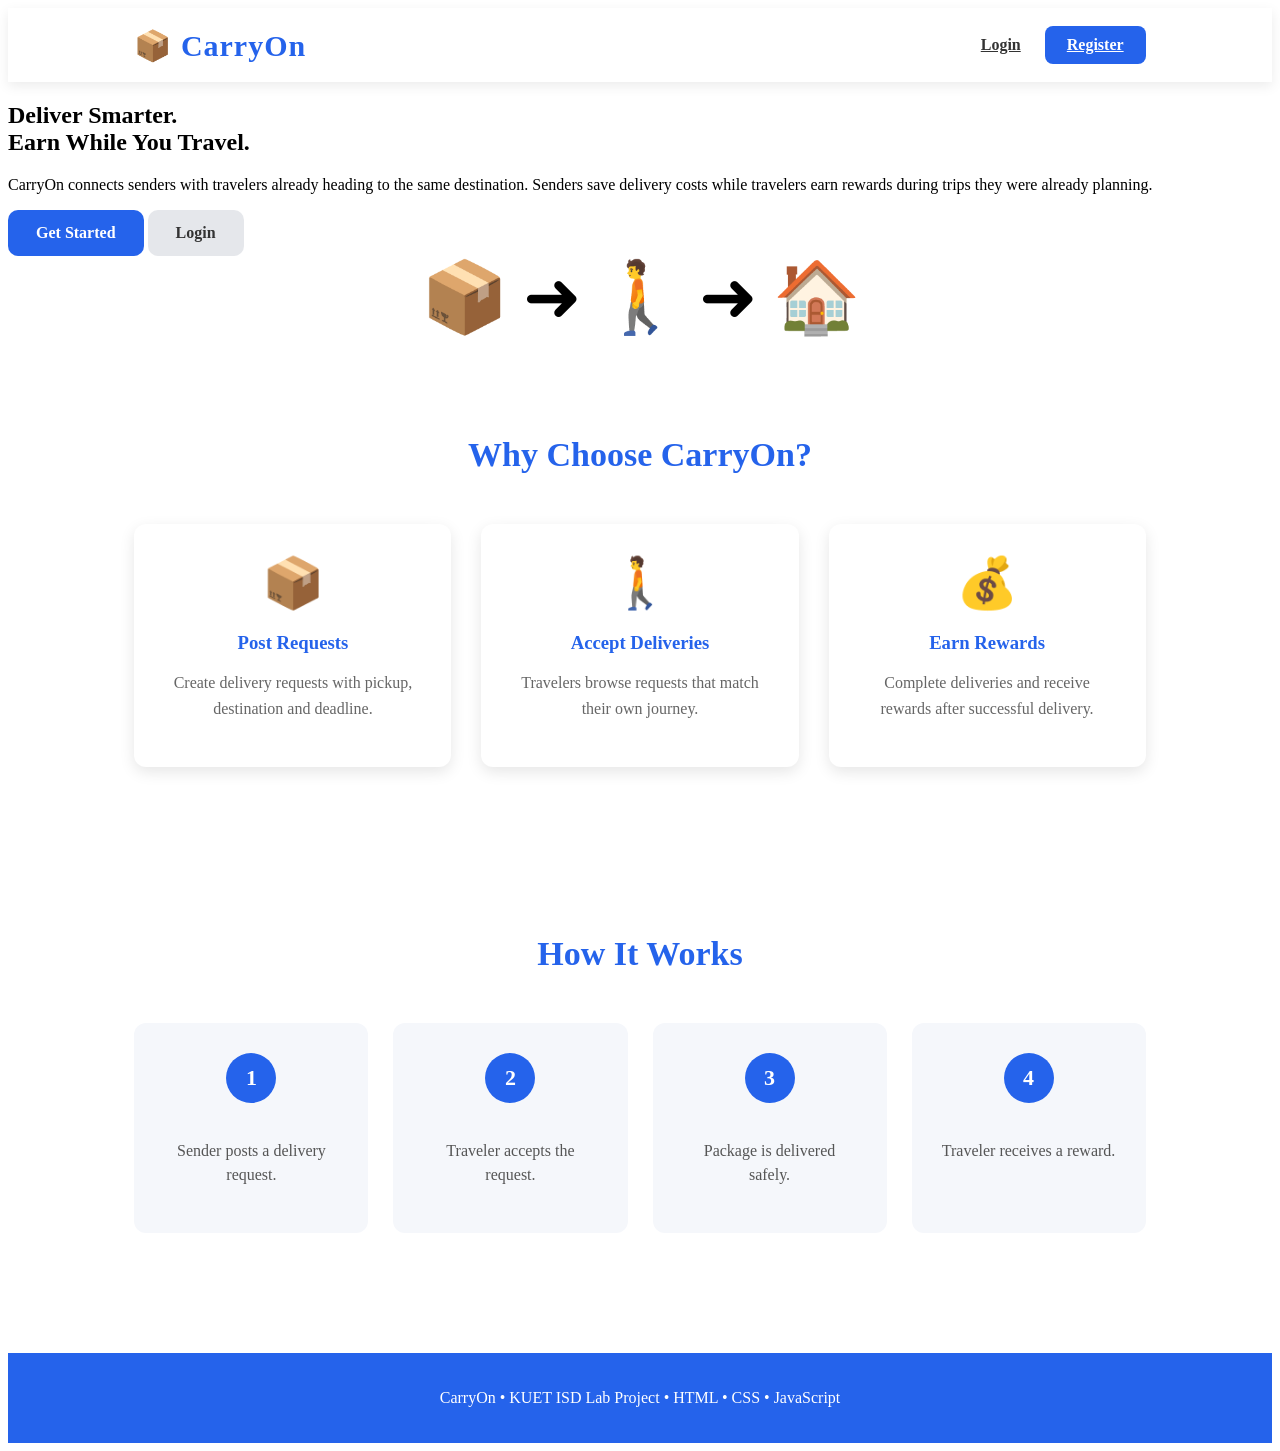
<file: index.html>
<!DOCTYPE html>
<html lang="en">

<head>
    <meta charset="UTF-8">
    <meta name="viewport" content="width=device-width, initial-scale=1.0">
    <title>CarryOn</title>

    <link rel="stylesheet" href="css/style.css">
</head>

<body>

    <nav class="navbar">
        <div class="logo">📦 CarryOn</div>

        <div class="nav-links">
            <a href="login.html">Login</a>
            <a href="register.html" class="nav-btn">Register</a>
        </div>
    </nav>

    <section class="hero">

        <div class="hero-text">

            <h1>Deliver Smarter.<br>Earn While You Travel.</h1>

            <p>
                CarryOn connects senders with travelers already heading to the
                same destination. Senders save delivery costs while travelers
                earn rewards during trips they were already planning.
            </p>

            <div class="hero-buttons">
                <a href="register.html" class="btn primary">Get Started</a>
                <a href="login.html" class="btn secondary">Login</a>
            </div>

        </div>

        <div class="hero-image">

            <div class="animation">

                <span>📦</span>
                <span class="arrow">➜</span>
                <span>🚶</span>
                <span class="arrow">➜</span>
                <span>🏠</span>

            </div>

        </div>

    </section>

    <section class="features">

        <h2>Why Choose CarryOn?</h2>

        <div class="feature-grid">

            <div class="card">
                <div class="icon">📦</div>
                <h3>Post Requests</h3>
                <p>Create delivery requests with pickup, destination and deadline.</p>
            </div>

            <div class="card">
                <div class="icon">🚶</div>
                <h3>Accept Deliveries</h3>
                <p>Travelers browse requests that match their own journey.</p>
            </div>

            <div class="card">
                <div class="icon">💰</div>
                <h3>Earn Rewards</h3>
                <p>Complete deliveries and receive rewards after successful delivery.</p>
            </div>

        </div>

    </section>

    <section class="how-it-works">

        <h2>How It Works</h2>

        <div class="steps">

            <div class="step">
                <span>1</span>
                <p>Sender posts a delivery request.</p>
            </div>

            <div class="step">
                <span>2</span>
                <p>Traveler accepts the request.</p>
            </div>

            <div class="step">
                <span>3</span>
                <p>Package is delivered safely.</p>
            </div>

            <div class="step">
                <span>4</span>
                <p>Traveler receives a reward.</p>
            </div>

        </div>

    </section>

    <footer>
        <p>CarryOn • KUET ISD Lab Project • HTML • CSS • JavaScript</p>
    </footer>

</body>

</html>
</file>
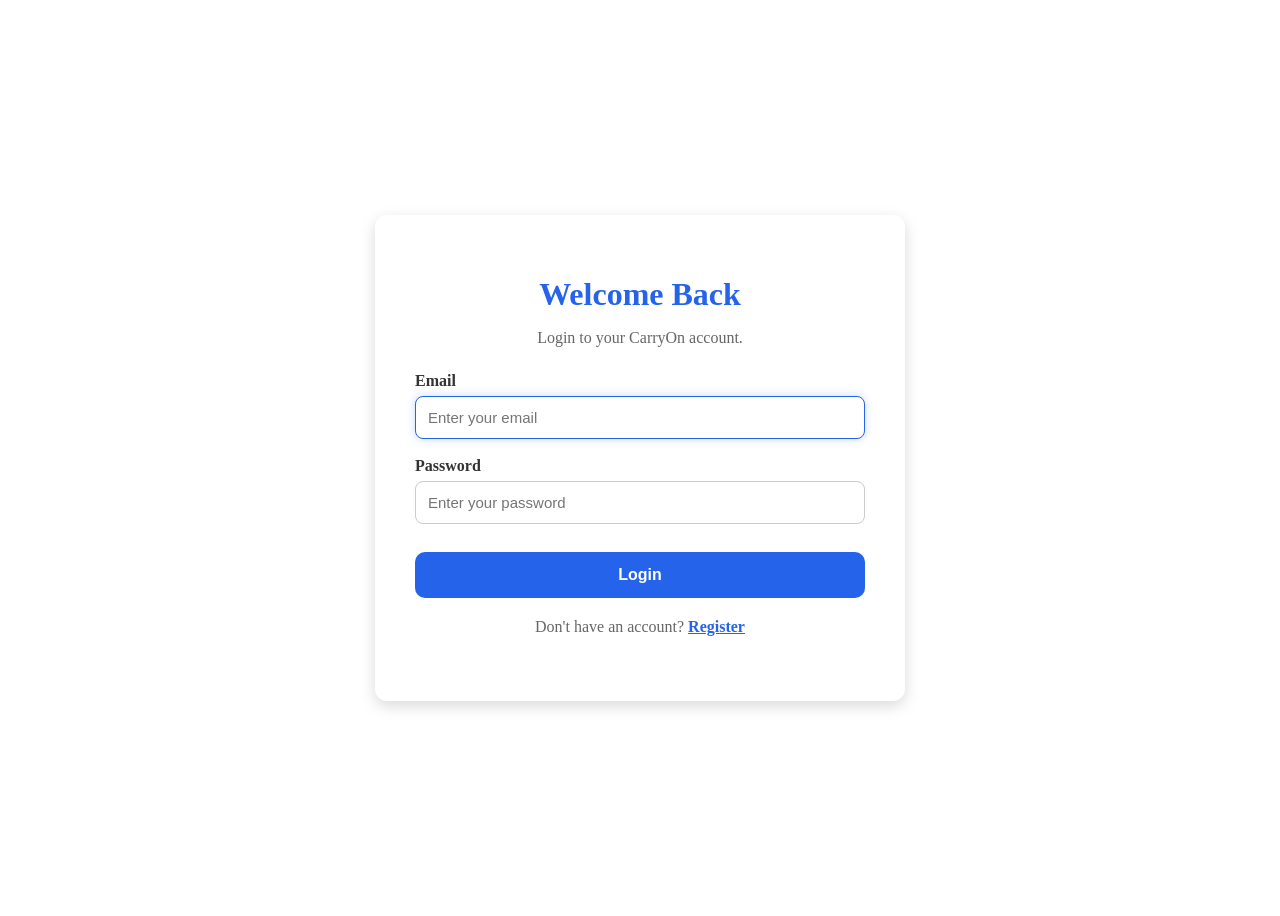
<file: browse-deliveries.html>
<!doctype html>
<html lang="en">
  <head>
    <meta charset="UTF-8" />
    <meta name="viewport" content="width=device-width, initial-scale=1.0" />
    <title>Browse Deliveries - CarryOn</title>

    <link rel="stylesheet" href="css/style.css" />
  </head>

  <body>
    <script src="js/auth.js"></script>

    <!-- Navbar -->
    <div class="navbar">
      <div class="logo">📦 CarryOn</div>
      <div class="nav-links">
        <a href="traveler-dashboard.html">Back to Dashboard</a>
        <button onclick="logout()" class="nav-btn">Logout</button>
      </div>
    </div>

    <!-- Hero Section -->
    <div class="hero">
      <div class="hero-text">
        <h1>Browse Delivery Requests</h1>
        <p>Find packages matching your travel route and earn money</p>
      </div>
    </div>

    <!-- Main Content -->
    <div style="padding: 0 10%; margin-bottom: 80px">
      <!-- Your Route Filter Card -->
      <div
        class="filter-card"
        style="
          margin-bottom: 40px;
          background: linear-gradient(135deg, #2563eb 0%, #1e40af 100%);
          color: white;
          padding: 30px;
          border-radius: 10px;
          box-shadow: 0 4px 12px rgba(37, 99, 235, 0.2);
        "
      >
        <h2 style="color: white; margin-bottom: 20px">✈️ Your Travel Route</h2>
        <div
          style="
            display: grid;
            grid-template-columns: repeat(auto-fit, minmax(200px, 1fr));
            gap: 20px;
          "
        >
          <div>
            <p
              style="
                margin: 0 0 8px 0;
                font-size: 12px;
                opacity: 0.9;
                text-transform: uppercase;
              "
            >
              From
            </p>
            <p
              style="margin: 0; font-size: 18px; font-weight: bold"
              id="travelerDeparture"
            >
              -
            </p>
          </div>
          <div>
            <p
              style="
                margin: 0 0 8px 0;
                font-size: 12px;
                opacity: 0.9;
                text-transform: uppercase;
              "
            >
              To
            </p>
            <p
              style="margin: 0; font-size: 18px; font-weight: bold"
              id="travelerDestination"
            >
              -
            </p>
          </div>
          <div>
            <p
              style="
                margin: 0 0 8px 0;
                font-size: 12px;
                opacity: 0.9;
                text-transform: uppercase;
              "
            >
              Travel Date
            </p>
            <p
              style="margin: 0; font-size: 18px; font-weight: bold"
              id="travelerDate"
            >
              -
            </p>
          </div>
        </div>
      </div>

      <!-- Matching Requests Header -->
      <h2 style="color: #2563eb; margin-bottom: 30px; font-size: 28px">
        📦 Matching Requests
        <span
          id="matchCount"
          style="font-size: 18px; color: #94a3b8; font-weight: normal"
        >
          (0)
        </span>
      </h2>

      <!-- Deliveries List -->
      <div id="deliveriesList"></div>
    </div>

    <script src="js/browse-deliveries.js"></script>
  </body>
</html>
</file>
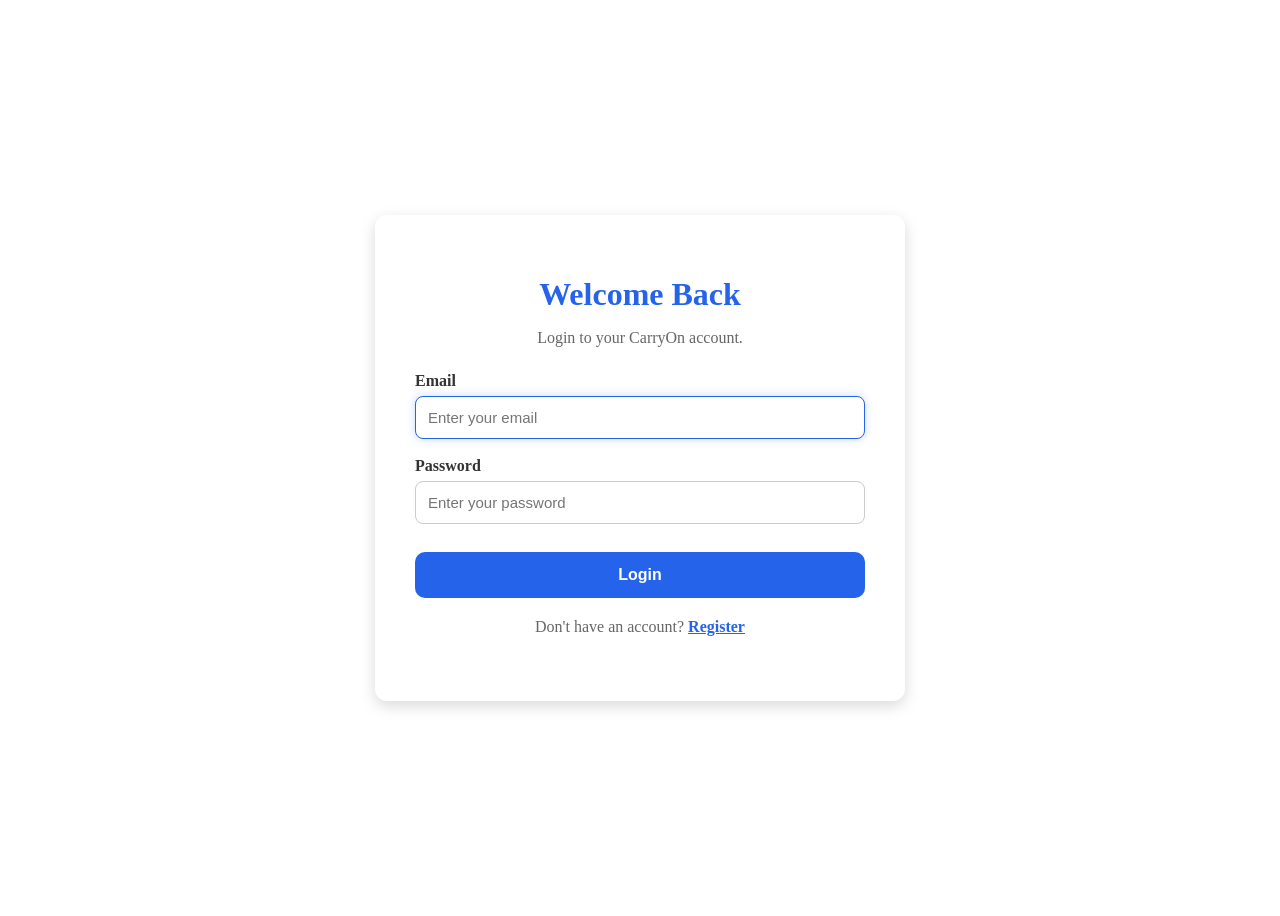
<file: delivery-request.html>
<!DOCTYPE html>
<html lang="en">

<head>
    <meta charset="UTF-8">
    <meta name="viewport" content="width=device-width, initial-scale=1.0">
    <title>Create Delivery Request</title>

    <link rel="stylesheet" href="css/style.css">
</head>

<body>

<script src="js/auth.js"></script>

<div class="container">

    <div class="form-card">

        <h1>Create Delivery Request</h1>

        <p>Fill in the package information below.</p>

        <form id="deliveryForm">

            <div class="form-group">
                <label>Pickup Location</label>
                <input
                    type="text"
                    id="pickup"
                    placeholder="Enter pickup location"
                    required
                >
            </div>

            <div class="form-group">
                <label>Destination</label>
                <input
                    type="text"
                    id="destination"
                    placeholder="Enter destination"
                    required
                >
            </div>

            <div class="form-group">
                <label>Package Size</label>
                <select id="size" required>
                    <option value="">Select Size</option>
                    <option>Small</option>
                    <option>Medium</option>
                    <option>Large</option>
                </select>
            </div>

            <div class="form-group">
                <label>Weight (KG)</label>
                <input
                    type="number"
                    id="weight"
                    placeholder="Enter weight"
                    min="1"
                    required
                >
            </div>

            <button type="submit" class="btn primary">
                Submit Request
            </button>

        </form>

        <br>

        <a href="sender-dashboard.html" class="btn secondary">
            ← Back to Dashboard
        </a>

    </div>

</div>

<script src="js/delivery-request.js"></script>

</body>
</html>
</file>
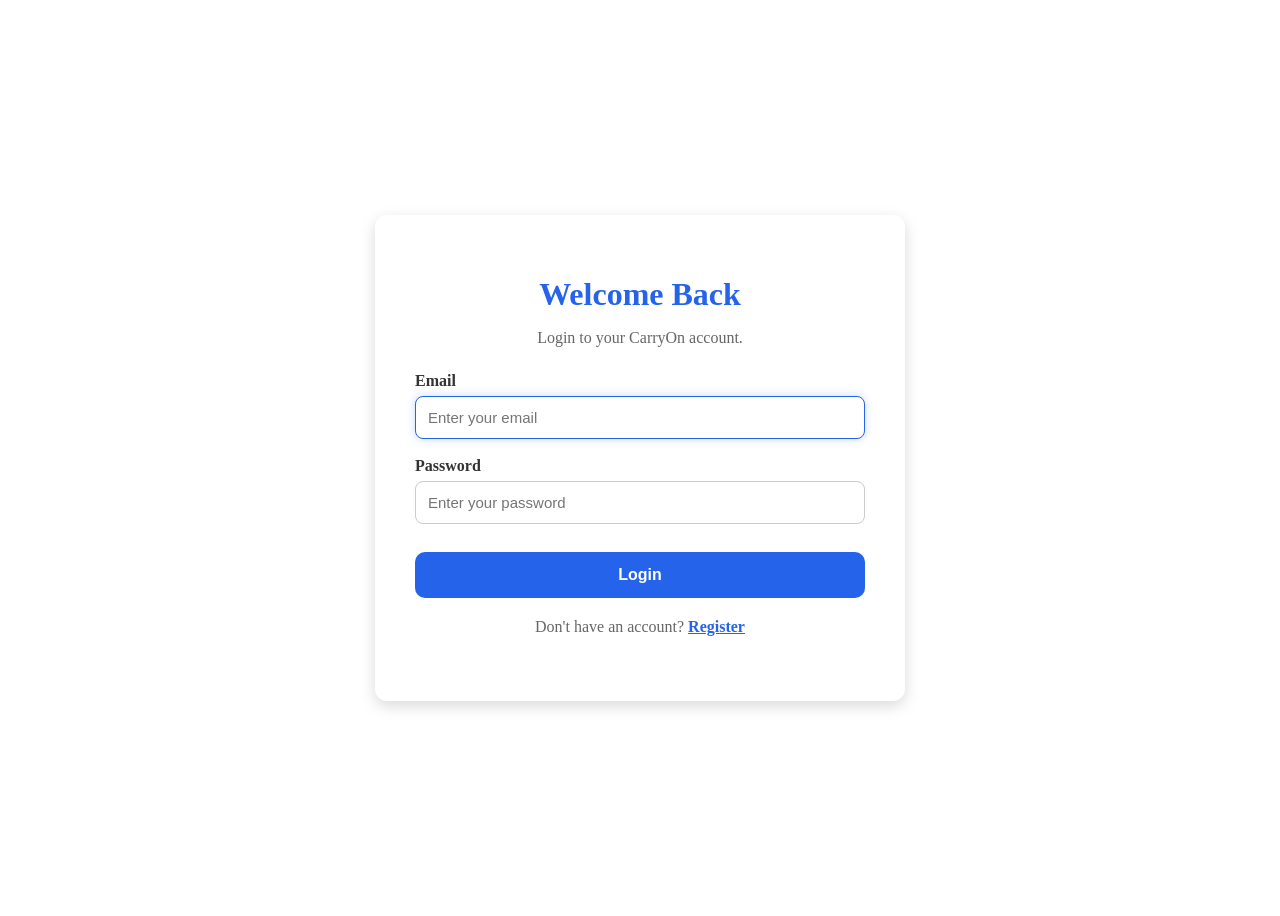
<file: login.html>
<!DOCTYPE html>
<html lang="en">

<head>
    <meta charset="UTF-8">
    <meta name="viewport" content="width=device-width, initial-scale=1.0">
    <title>Login - CarryOn</title>

    <link rel="stylesheet" href="css/style.css">
</head>

<body>

    <div class="container">

        <div class="form-card">

            <h1>Welcome Back</h1>

            <p>Login to your CarryOn account.</p>

            <form id="loginForm">

                <div class="form-group">
                    <label>Email</label>
                    <input type="email" id="email" placeholder="Enter your email">
                </div>

                <div class="form-group">
                    <label>Password</label>
                    <input type="password" id="password" placeholder="Enter your password">
                </div>

                <button type="submit" class="btn primary">
                    Login
                </button>

            </form>

            <p class="login-link">
                Don't have an account?
                <a href="register.html">Register</a>
            </p>

        </div>

    </div>

    <script src="js/login.js"></script>

</body>

</html>
</file>
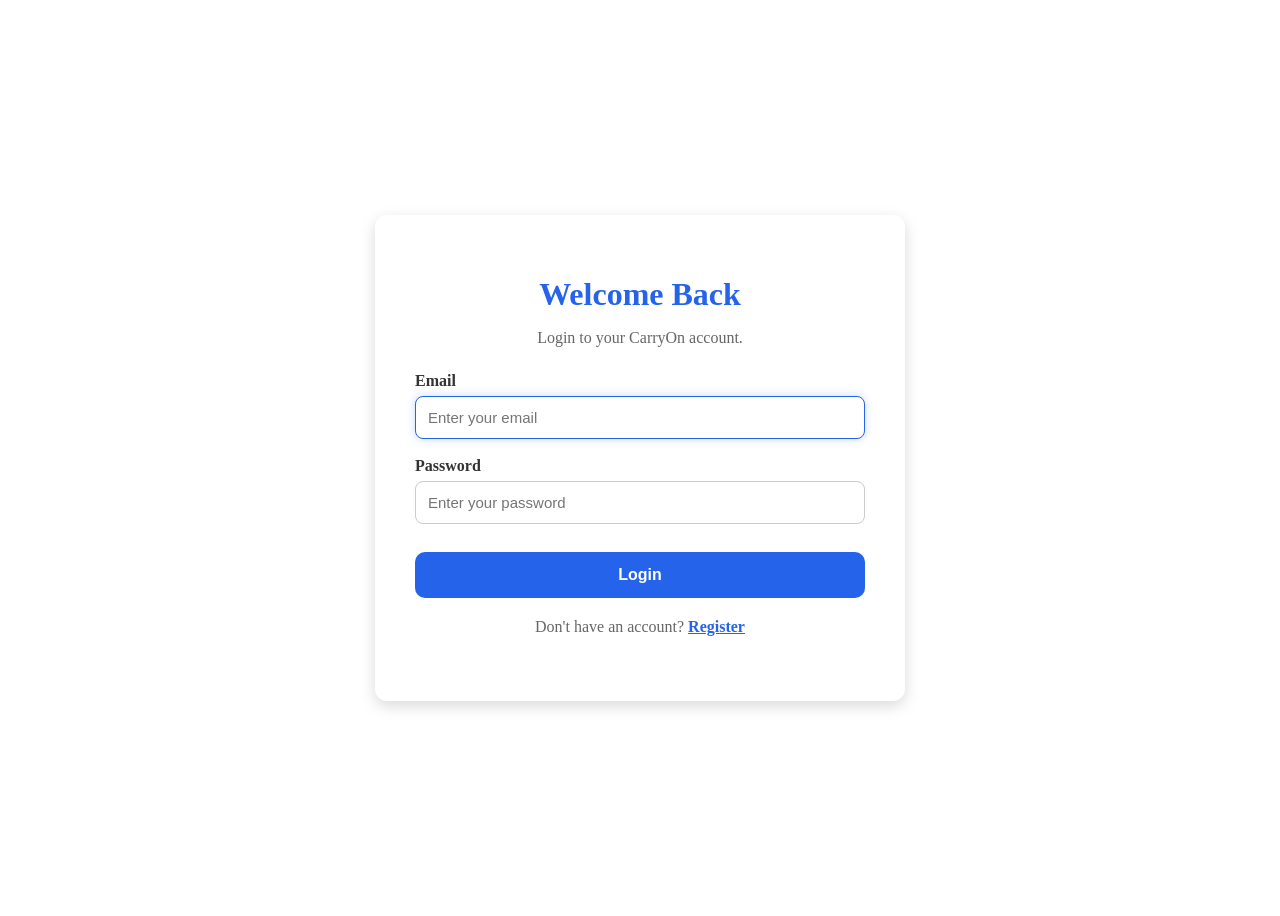
<file: profile.html>
<!DOCTYPE html>
<html lang="en">

<head>
    <meta charset="UTF-8">
    <meta name="viewport" content="width=device-width, initial-scale=1.0">
    <title>My Profile - CarryOn</title>

    <link rel="stylesheet" href="css/style.css">
</head>

<body>

    <script src="js/auth.js"></script>

    <div class="container">

        <div class="form-card">

            <h1>My Profile</h1>

            <p>Manage your account information.</p>

            <form id="profileForm">

                <div class="form-group">
                    <label for="name">Full Name</label>
                    <input type="text" id="name">
                </div>

                <div class="form-group">
                    <label for="email">Email</label>
                    <input type="email" id="email" readonly>
                </div>

                <div class="form-group">
                    <label for="phone">Phone Number</label>
                    <input type="text" id="phone">
                </div>

                <div class="form-group">
                    <label for="role">Role</label>
                    <input type="text" id="role" readonly>
                </div>

                <button type="submit" class="btn primary">
                    Save Changes
                </button>

            </form>

            <br>

            <a href="sender-dashboard.html" id="senderBack" class="btn secondary">
                Back to Dashboard
            </a>

            <a href="traveler-dashboard.html" id="travelerBack" class="btn secondary">
                Back to Dashboard
            </a>

        </div>

    </div>

    <script src="js/profile.js"></script>

</body>

</html>
</file>
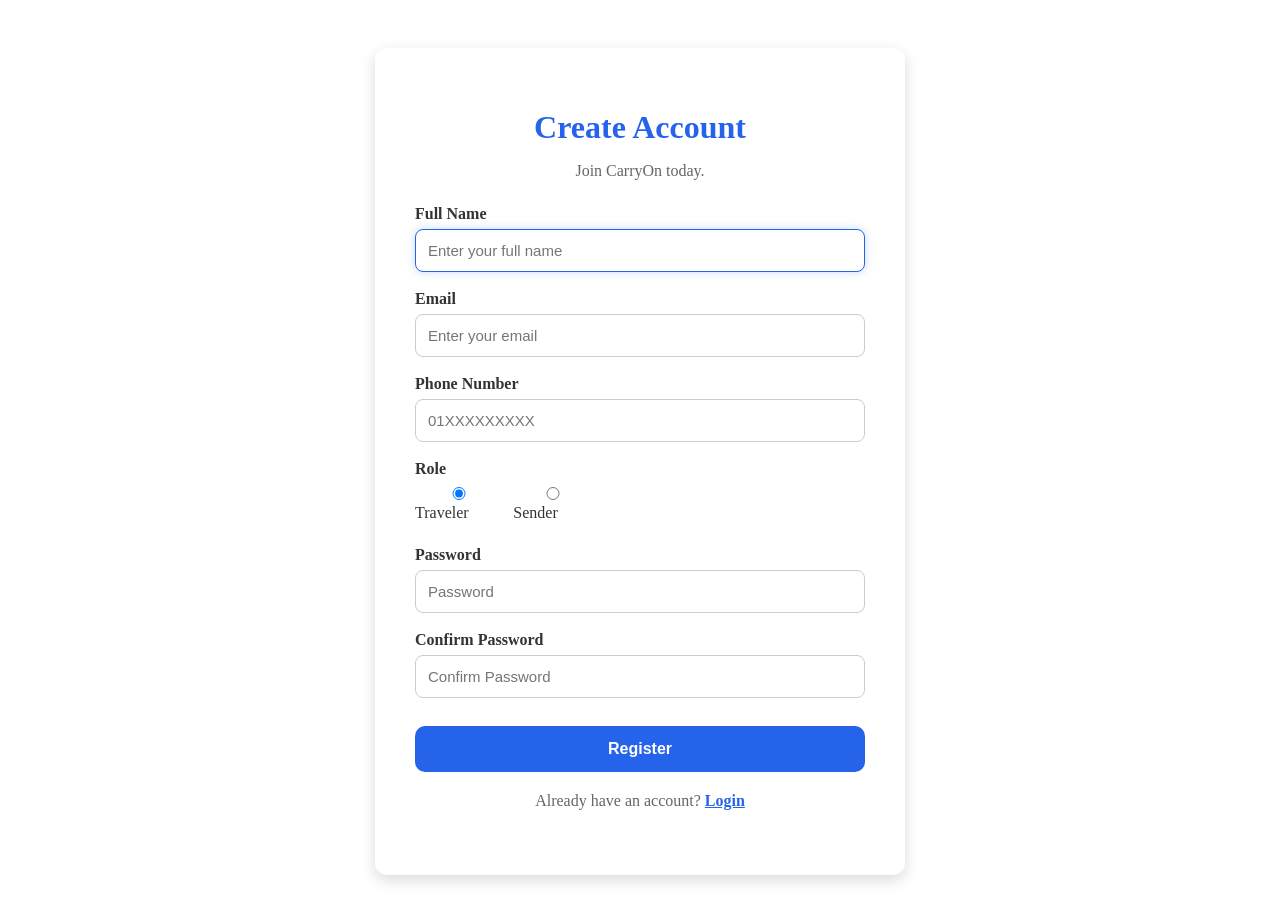
<file: register.html>
<!doctype html>
<html lang="en">
  <head>
    <meta charset="UTF-8" />
    <meta name="viewport" content="width=device-width, initial-scale=1.0" />
    <title>Register - CarryOn</title>

    <link rel="stylesheet" href="css/style.css" />
  </head>

  <body>
    <div class="container">
      <div class="form-card">
        <h1>Create Account</h1>

        <p>Join CarryOn today.</p>

        <form id="registerForm">
          <div class="form-group">
            <label>Full Name</label>
            <input type="text" id="name" placeholder="Enter your full name" />
          </div>

          <div class="form-group">
            <label>Email</label>
            <input type="email" id="email" placeholder="Enter your email" />
          </div>

          <div class="form-group">
            <label>Phone Number</label>
            <input type="text" id="phone" placeholder="01XXXXXXXXX" />
          </div>

          <div class="form-group">
            <label>Role</label>

            <div class="radio-group">
              <label>
                <input type="radio" name="role" value="Traveler" checked />
                Traveler
              </label>

              <label>
                <input type="radio" name="role" value="Sender" />
                Sender
              </label>
            </div>
          </div>

          <div class="form-group">
            <label>Password</label>
            <input type="password" id="password" placeholder="Password" />
          </div>

          <div class="form-group">
            <label>Confirm Password</label>
            <input
              type="password"
              id="confirmPassword"
              placeholder="Confirm Password"
            />
          </div>

          <button type="submit" class="btn primary">Register</button>
        </form>

        <p class="login-link">
          Already have an account?
          <a href="login.html">Login</a>
        </p>
      </div>
    </div>

    <script src="js/register.js"></script>
  </body>
</html>
</file>
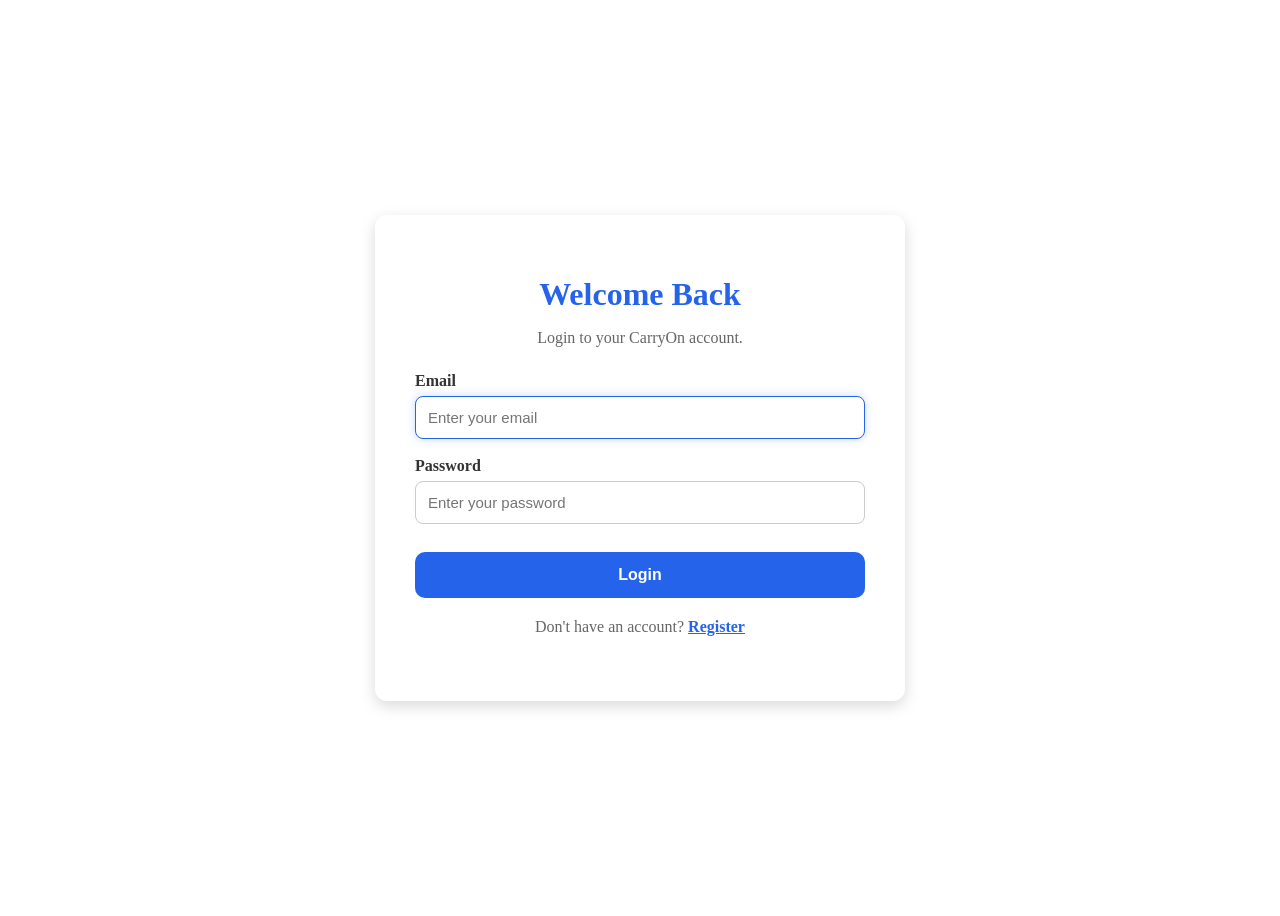
<file: sender-dashboard.html>
<!doctype html>
<html lang="en">
  <head>
    <meta charset="UTF-8" />
    <meta name="viewport" content="width=device-width, initial-scale=1.0" />
    <title>Sender Dashboard - CarryOn</title>

    <link rel="stylesheet" href="css/style.css" />
  </head>

  <body>
    <script src="js/auth.js"></script>

    <!-- Navbar -->
    <div class="navbar">
      <div class="logo">📦 CarryOn</div>
      <div class="nav-links">
        <a href="profile.html">My Profile</a>
        <button onclick="logout()" class="nav-btn">Logout</button>
      </div>
    </div>

    <!-- Hero Section -->
    <div class="hero">
      <div class="hero-text">
        <h1>Sender Dashboard</h1>
        <p id="welcome"></p>
        <div class="hero-buttons">
          <a href="delivery-request.html" class="btn primary">
            📦 Create Delivery Request
          </a>
        </div>
      </div>
    </div>

    <!-- Main Content -->
    <div style="padding: 0 10%; margin-bottom: 80px">
      <!-- Notifications Section -->
      <h2 style="color: #2563eb; margin-bottom: 30px; font-size: 28px">
        🔔 Notifications
      </h2>
      <div id="notificationsList"></div>

      <!-- Match Travelers Section -->
      <h2
        style="
          color: #2563eb;
          margin-bottom: 30px;
          font-size: 28px;
          margin-top: 60px;
        "
      >
        🤝 Match Travelers
      </h2>
      <div id="matchTravelersSection"></div>

      <h2
        style="
          color: #2563eb;
          margin-bottom: 30px;
          font-size: 28px;
          margin-top: 60px;
        "
      >
        📋 Your Delivery Requests
      </h2>
      <div id="requestsList"></div>
    </div>

    <!-- Modal for Matching Travelers -->
    <div id="matchModal" style="display: none; position: fixed; top: 0; left: 0; width: 100%; height: 100%; background: rgba(0, 0, 0, 0.6); z-index: 1000; align-items: center; justify-content: center;">
      <div style="background: white; padding: 30px; border-radius: 10px; max-width: 600px; width: 90%; max-height: 80vh; overflow-y: auto;">
        <div style="display: flex; justify-content: space-between; align-items: center; margin-bottom: 20px;">
          <h2 style="margin: 0; color: #2563eb;">🤝 Available Travelers</h2>
          <button onclick="closeMatchModal()" style="background: none; border: none; font-size: 24px; cursor: pointer;">✕</button>
        </div>
        <p id="matchModalDeliveryInfo" style="margin-bottom: 20px; color: #666;"></p>
        <div id="matchModalTravelersList"></div>
      </div>
    </div>

    <script src="js/sender-dashboard.js"></script>
  </body>
</html>
</file>
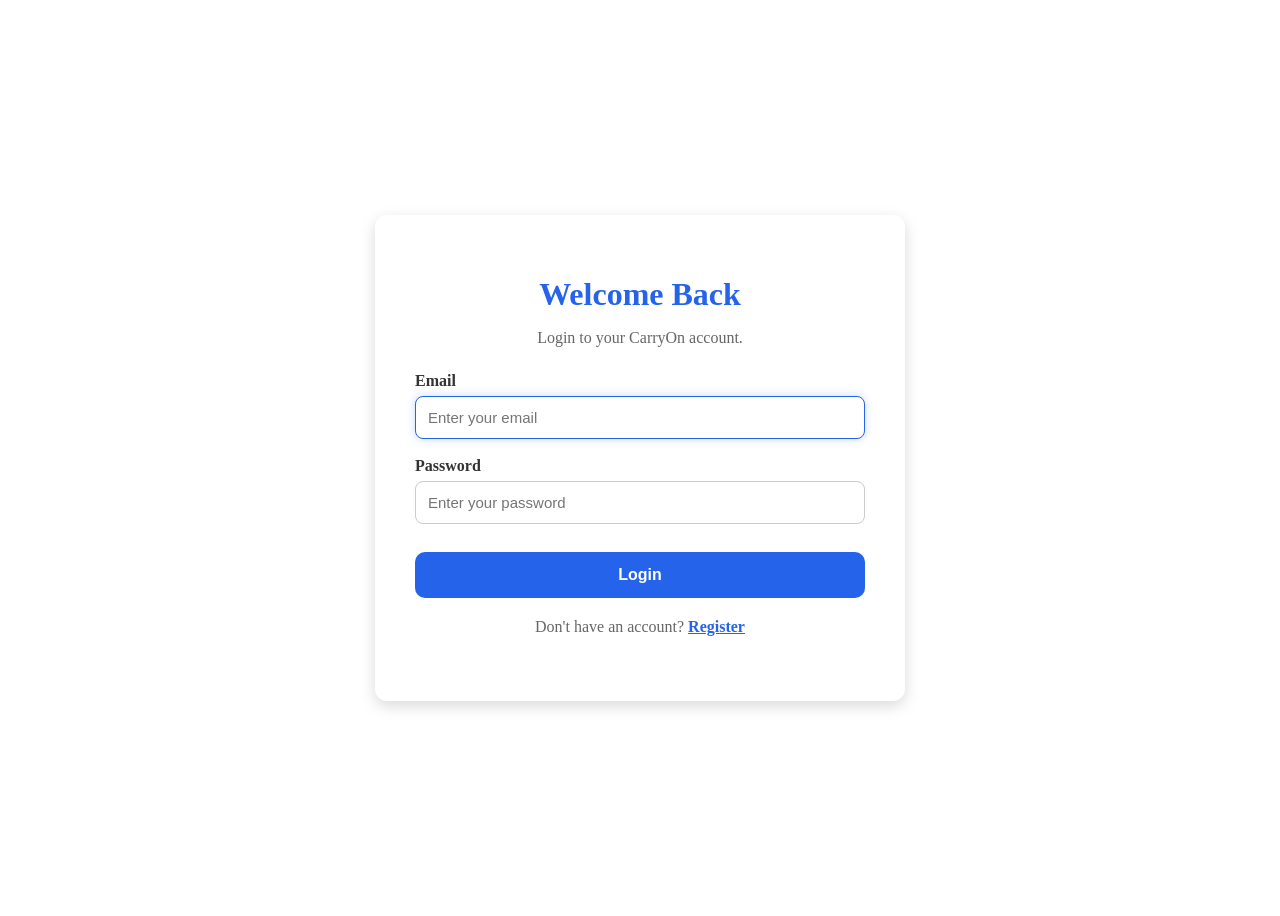
<file: travel-schedule.html>
<!DOCTYPE html>
<html lang="en">

<head>
    <meta charset="UTF-8">
    <meta name="viewport" content="width=device-width, initial-scale=1.0">
    <title>Post Travel Schedule - CarryOn</title>

    <link rel="stylesheet" href="css/style.css">
</head>

<body>

    <script src="js/auth.js"></script>

    <div class="container">

        <div class="form-card">

            <h1>Post Travel Schedule</h1>

            <p>Share your travel plans so senders can request deliveries.</p>

            <form id="scheduleForm" novalidate>

                <div class="form-group">
                    <label for="departure">Departure City</label>
                    <input
                        type="text"
                        id="departure"
                        placeholder="Enter departure city"
                    >
                </div>

                <div class="form-group">
                    <label for="destination">Destination City</label>
                    <input
                        type="text"
                        id="destination"
                        placeholder="Enter destination city"
                    >
                </div>

                <div class="form-group">
                    <label for="travelDate">Travel Date</label>
                    <input
                        type="date"
                        id="travelDate"
                    >
                </div>

                <div class="form-group">
                    <label for="capacity">Available Package Capacity (KG)</label>
                    <input
                        type="number"
                        id="capacity"
                        placeholder="Example: 10"
                    >
                </div>

                <button type="submit" class="btn primary">
                    Publish Trip
                </button>

            </form>

            <br>

            <a href="traveler-dashboard.html" class="btn secondary">
                ← Back to Dashboard
            </a>

        </div>

    </div>

    <script src="js/travel-schedule.js"></script>

</body>

</html>
</file>
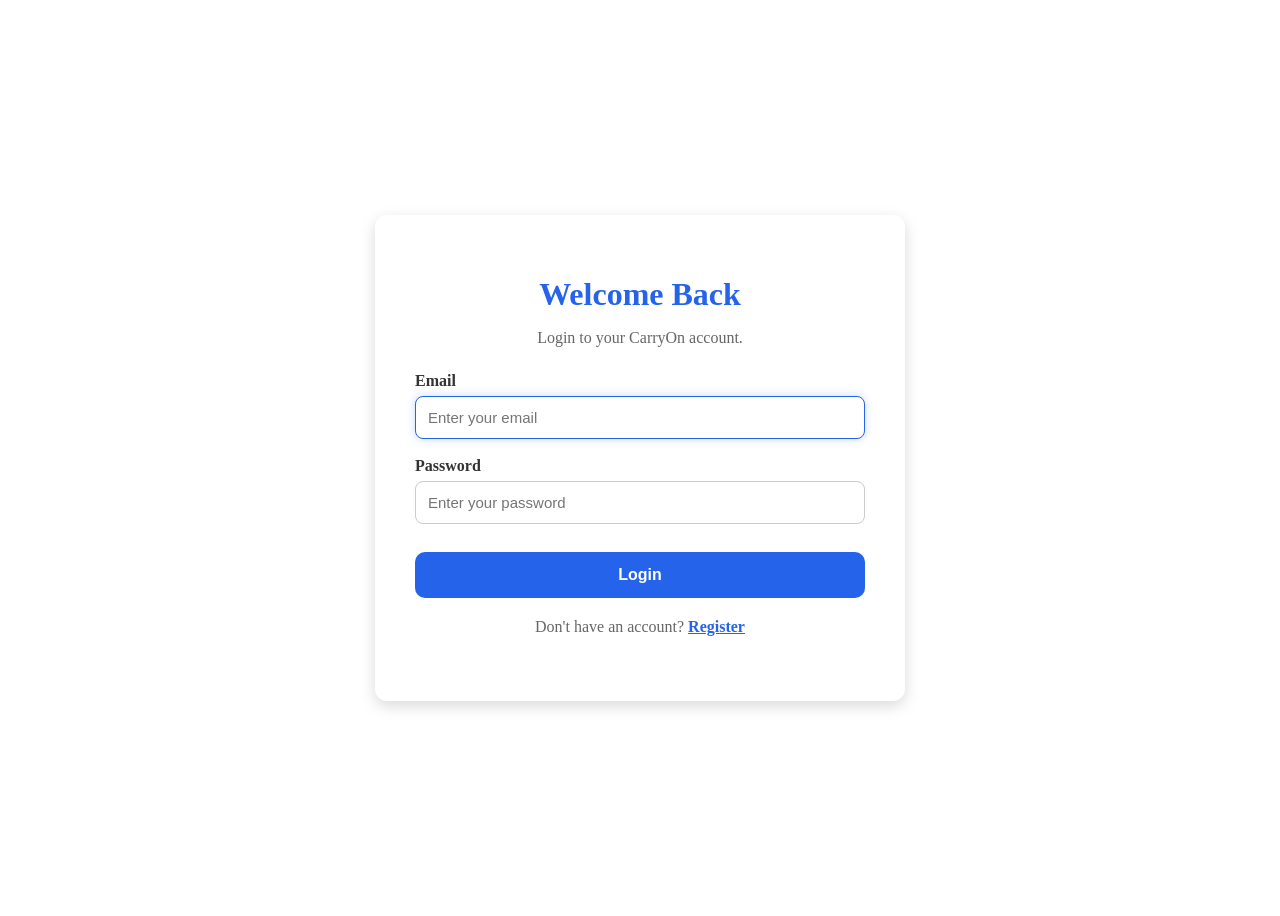
<file: traveler-dashboard.html>
<!doctype html>
<html lang="en">
  <head>
    <meta charset="UTF-8" />
    <meta name="viewport" content="width=device-width, initial-scale=1.0" />
    <title>Traveler Dashboard</title>

    <link rel="stylesheet" href="css/style.css" />
  </head>

  <body>
    <script src="js/auth.js"></script>

    <!-- Navbar -->
    <div class="navbar">
      <div class="logo">✈️ CarryOn</div>
      <div class="nav-links">
        <a href="profile.html">My Profile</a>
        <button onclick="logout()" class="nav-btn">Logout</button>
      </div>
    </div>

    <!-- Hero Section -->
    <div class="hero">
      <div class="hero-text">
        <h1>Traveler Dashboard</h1>
        <p id="welcome"></p>
        <div class="hero-buttons">
          <a href="travel-schedule.html" class="btn primary">
            🗺️ Post Travel Schedule
          </a>
          <a href="browse-deliveries.html" class="btn primary">
            📦 Browse Deliveries
          </a>
        </div>
      </div>
    </div>

    <!-- Main Content -->
    <div style="padding: 0 10%; margin-bottom: 80px">
      <h2 style="color: #2563eb; margin-bottom: 30px; font-size: 28px">
        � Your Accepted Deliveries
      </h2>
      <div id="acceptedDeliveriesList"></div>

      <h2
        style="
          color: #2563eb;
          margin-bottom: 30px;
          font-size: 28px;
          margin-top: 60px;
        "
      >
        �🗺️ My Travel Schedules
      </h2>
      <div id="scheduleList"></div>
    </div>

    <script>
      if (!loggedInUser) {
        window.location.href = "login.html";
      }

      if (loggedInUser.role !== "Traveler") {
        alert("Access Denied");
        window.location.href = "login.html";
      }

      document.getElementById("welcome").innerHTML =
        "Welcome, <b>" + loggedInUser.name + "</b>! Ready to travel and earn?";
    </script>

    <script src="js/traveler-dashboard.js"></script>
  </body>
</html>
</file>
<file: css/style.css>
.schedule-card {

    background: #ffffff;

    padding: 24px;

    margin-top: 20px;

    border-radius: 12px;

    border-left: 5px solid #2563eb;

    box-shadow: 0 4px 12px rgba(0, 0, 0, 0.12);

    transition: transform 0.25s ease, box-shadow 0.25s ease;

}

.schedule-card:hover {

    transform: translateY(-3px);

    box-shadow: 0 8px 20px rgba(0, 0, 0, 0.18);

}

.schedule-card h3 {

    color: #2563eb;

    margin-bottom: 12px;

    font-size: 22px;

}

.schedule-card p {

    margin: 8px 0;

    color: #444;

    line-height: 1.5;

}
.form-card{

    max-width:500px;

    margin:40px auto;

    padding:30px;

    background:#ffffff;

    border-radius:14px;

    box-shadow:0 8px 20px rgba(0,0,0,.12);

}

.form-group{

    margin-bottom:20px;

}

.form-group label{

    display:block;

    margin-bottom:8px;

    font-weight:600;

    color:#333;

}

.form-group input,

.form-group select{

    width:100%;

    padding:12px;

    border:1px solid #ccc;

    border-radius:8px;

    font-size:16px;

    box-sizing:border-box;

    transition:all .3s ease;

}

.form-group input:focus,

.form-group select:focus{

    border-color:#2563eb;

    outline:none;

    box-shadow:0 0 8px rgba(37,99,235,.25);

}
.btn{

    display:inline-block;

    text-decoration:none;

    cursor:pointer;

    padding:14px 28px;

    border:none;

    border-radius:10px;

    font-size:16px;

    font-weight:600;

    transition:all .3s ease;

}

.btn:hover{

    transform:translateY(-2px);

    box-shadow:0 8px 18px rgba(0,0,0,.15);

}

.btn:active{

    transform:scale(.98);

}

.primary{

    background:#2563EB;

    color:white;

}

.primary:hover{

    background:#1D4ED8;

}

.secondary{

    background:#E5E7EB;

    color:#333;

}

.secondary:hover{

    background:#D1D5DB;

}


.navbar{

    display:flex;
    justify-content:space-between;
    align-items:center;

    padding:18px 10%;

    background:#ffffff;

    position:sticky;
    top:0;
    z-index:1000;

    box-shadow:0 4px 12px rgba(0,0,0,.08);

    transition:all .3s ease;

}

.logo{

    font-size:30px;

    font-weight:700;

    color:#2563EB;

    letter-spacing:1px;

}

.nav-links{

    display:flex;

    gap:24px;

    align-items:center;

}

.nav-links a{

    color:#333;

    font-weight:600;

    transition:color .3s ease;

}

.nav-links a:hover{

    color:#2563EB;

}

.nav-btn{

    background:#2563EB;

    color:white !important;

    padding:10px 22px;

    border-radius:8px;

    font-weight:600;

    transition:all .3s ease;

}

.nav-btn:hover{

    background:#1D4ED8;

    transform:translateY(-2px);

    box-shadow:0 6px 15px rgba(37,99,235,.30);

}

.hero-image{

    flex:1;

    display:flex;

    justify-content:center;

}

.animation{

    font-size:70px;

    display:flex;

    align-items:center;

    gap:15px;

}

.arrow{

    animation:move 1s infinite alternate;

}

@keyframes move{

    from{

        transform:translateX(0);

    }

    to{

        transform:translateX(12px);

    }

}

.features{

    padding:70px 10%;

    text-align:center;

}

.features h2{

    font-size:34px;

    color:#2563EB;

    margin-bottom:50px;

}

.feature-grid{

    display:grid;

    grid-template-columns:repeat(auto-fit,minmax(250px,1fr));

    gap:30px;

}

.card{

    background:white;

    padding:30px;

    border-radius:12px;

    box-shadow:0 5px 15px rgba(0,0,0,.1);

    transition:.3s;

}

.card:hover{

    transform:translateY(-5px);

}

.icon{

    font-size:50px;

    margin-bottom:20px;

}

.card h3{

    margin-bottom:15px;

    color:#2563EB;

}

.card p{

    line-height:1.6;

    color:#666;

}

.how-it-works{

    padding:70px 10%;

    background:white;

    text-align:center;

}

.how-it-works h2{

    color:#2563EB;

    margin-bottom:50px;

    font-size:34px;

}

.steps{

    display:grid;

    grid-template-columns:repeat(auto-fit,minmax(180px,1fr));

    gap:25px;

}

.step{

    background:#f5f7fb;

    border-radius:12px;

    padding:30px;

}

.step span{

    display:inline-flex;

    justify-content:center;

    align-items:center;

    width:50px;

    height:50px;

    background:#2563EB;

    color:white;

    border-radius:50%;

    font-size:22px;

    font-weight:bold;

    margin-bottom:20px;

}

.step p{

    color:#555;

    line-height:1.5;

}

footer{

    background:#2563EB;

    color:white;

    text-align:center;

    padding:20px;

    margin-top:50px;

}

/* ---------- Registration Page ---------- */

.container{

    display:flex;

    justify-content:center;

    align-items:center;

    min-height:100vh;

}

.form-card{

    background:white;

    width:450px;

    padding:40px;

    border-radius:12px;

    box-shadow:0 5px 15px rgba(0,0,0,.15);

}

.form-card h1{

    text-align:center;

    color:#2563EB;

    margin-bottom:10px;

}

.form-card p{

    text-align:center;

    margin-bottom:25px;

    color:#666;

}

.form-group{

    margin-bottom:18px;

}

.form-group label{

    display:block;

    margin-bottom:6px;

    font-weight:bold;

}

.form-group input{

    width:100%;

    padding:12px;

    border:1px solid #ccc;

    border-radius:8px;

    font-size:15px;

}

.radio-group{

    display:flex;

    gap:20px;

}

.radio-group label{

    font-weight:normal;

}

button{

    width:100%;

    border:none;

    cursor:pointer;

    font-size:16px;

}

.login-link{

    margin-top:20px;

}

.login-link a{

    color:#2563EB;

    font-weight:bold;

}

.btn{

    display:inline-block;

    text-align:center;

}

.form-card .btn{

    width:100%;

    margin-top:10px;

}
</file>
